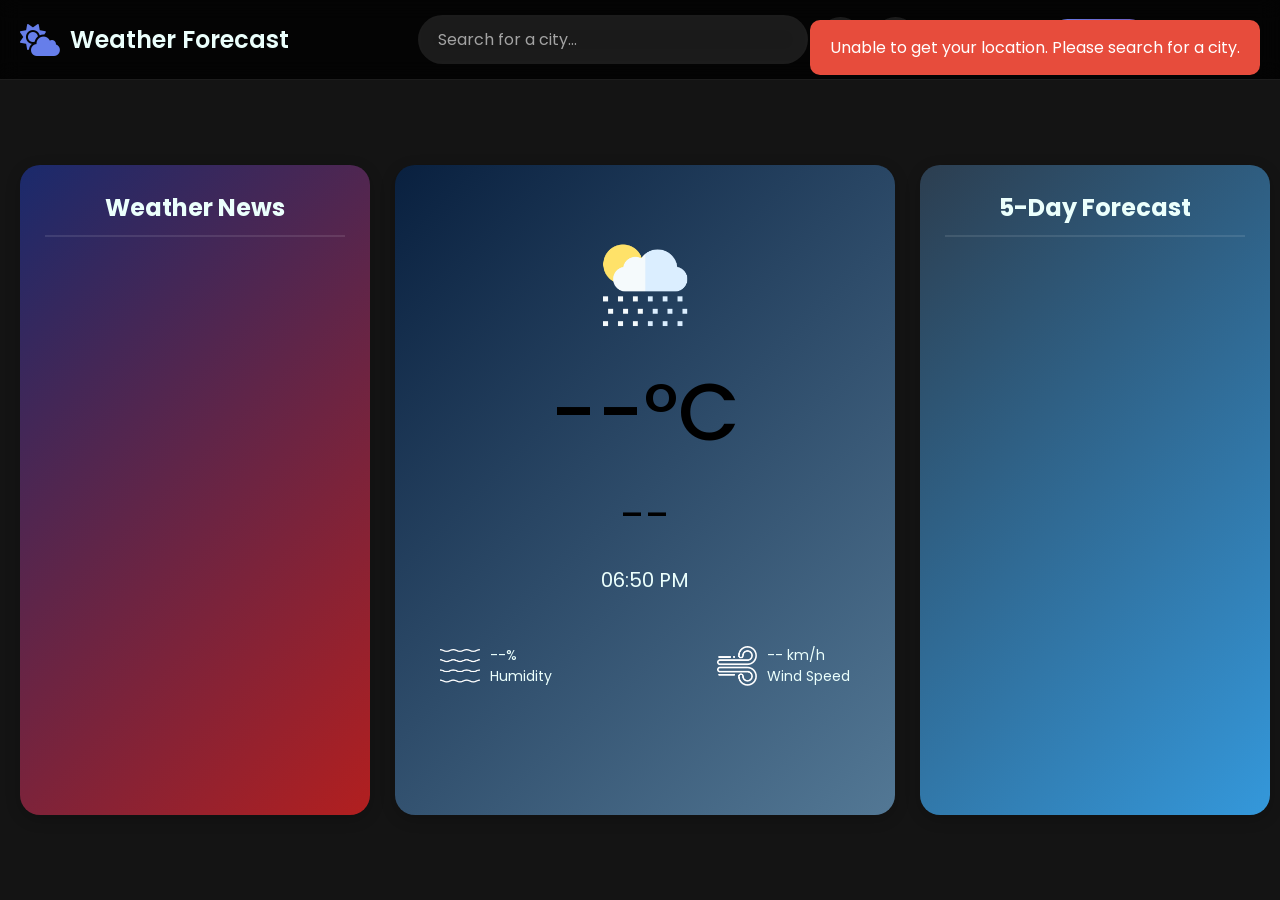
<file: weather application/index.html>
<!DOCTYPE html>
<html lang="en">
<head>
    <meta charset="UTF-8">
    <meta name="viewport" content="width=device-width, initial-scale=1.0">
    <title>Weather App</title>
    <link rel="stylesheet" href="style.css">
    <link rel="stylesheet" href="https://cdnjs.cloudflare.com/ajax/libs/font-awesome/6.0.0/css/all.min.css">
</head>
<body>
    <!-- 3D Weather Animations Container -->
    <div class="weather-animations" id="weatherAnimations">
        <!-- Sunny Animation -->
        <div class="sunny-animation" id="sunnyAnimation"></div>
        
        <!-- Rainy Animation -->
        <div class="rainy-animation" id="rainyAnimation"></div>
        
        <!-- Cloudy Animation -->
        <div class="cloudy-animation" id="cloudyAnimation"></div>
        
        <!-- Snowy Animation -->
        <div class="snowy-animation" id="snowyAnimation"></div>
        
        <!-- Night Animation -->
        <div class="night-animation" id="nightAnimation"></div>
    </div>

    <header class="header">
        <div class="header-content">
            <div class="logo">
                <i class="fas fa-cloud-sun"></i>
                <h1>Weather Forecast</h1>
            </div>
            <div class="search-container">
                <input type="text" id="searchInput" placeholder="Search for a city...">
                <div id="cityPreview"></div>
                <button onclick="searchWeather()">
                    <i class="fas fa-search"></i>
                </button>
                <button class="location-btn" onclick="getCurrentLocation()">
                    <i class="fas fa-map-marker-alt"></i>
                </button>
            </div>
            <div class="header-actions">
                <div class="user-profile" id="userProfile" style="display: none;">
                    <div class="user-info">
                        <span id="userName">Guest</span>
                        <span id="userStatus">Guest User</span>
                    </div>
                    <div class="user-menu">
                        <button class="profile-btn" onclick="toggleUserMenu()">
                            <i class="fas fa-user-circle"></i>
                        </button>
                        <div class="dropdown-menu" id="userDropdown">
                            <div class="menu-item" onclick="showProfile()">
                                <i class="fas fa-user"></i>
                                Profile
                            </div>
                            <div class="menu-item" onclick="showSettings()">
                                <i class="fas fa-cog"></i>
                                Settings
                            </div>
                            <div class="menu-item" onclick="showFavorites()">
                                <i class="fas fa-heart"></i>
                                Favorites
                            </div>
                            <div class="menu-divider"></div>
                            <div class="menu-item" onclick="logout()">
                                <i class="fas fa-sign-out-alt"></i>
                                Logout
                            </div>
                        </div>
                    </div>
                </div>
                <button class="login-btn" id="loginBtn" onclick="showLoginPrompt()">
                    <i class="fas fa-sign-in-alt"></i>
                    Login
                </button>
                <button class="theme-toggle" onclick="toggleTheme()">
                    <i class="fas fa-moon"></i>
                </button>
                <button class="refresh-btn" onclick="refreshWeather()">
                    <i class="fas fa-sync-alt"></i>
                </button>
            </div>
        </div>
    </header>
    
    <!-- Login Prompt Modal -->
    <div class="modal-overlay" id="loginModal" style="display: none;">
        <div class="modal-content">
            <div class="modal-header">
                <h2>Welcome to Weather App!</h2>
                <button class="close-btn" onclick="closeLoginModal()">
                    <i class="fas fa-times"></i>
                </button>
            </div>
            <div class="modal-body">
                <p>Create an account to save your preferences, favorite cities, and get personalized weather alerts!</p>
                <div class="modal-actions">
                    <button class="modal-btn primary" onclick="goToLogin()">
                        <i class="fas fa-user-plus"></i>
                        Create Account
                    </button>
                    <button class="modal-btn secondary" onclick="goToLogin()">
                        <i class="fas fa-sign-in-alt"></i>
                        Sign In
                    </button>
                    <button class="modal-btn guest" onclick="continueAsGuest()">
                        <i class="fas fa-user-secret"></i>
                        Continue as Guest
                    </button>
                </div>
            </div>
        </div>
    </div>
    
    <div class="container">
        <div class="news-card">
            <h2>Weather News</h2>
            <div class="news-container" id="newsContainer">
                <!-- News items will be added here dynamically -->
            </div>
        </div>

        <div class="card">
            <div class="weather">
                <img src="images/rain.png" alt="weather icon" class="weather-icon" id="weatherIcon">
                <h1 class="temp" id="temperature">--°C</h1>
                <h2 class="city" id="cityName">--</h2>
                <p class="time" id="currentTime">--:--</p>
                <div class="details">
                    <div class="col">
                        <img src="images/humidity.png" alt="humidity">
                        <div>
                            <p class="humidity" id="humidity">--%</p>
                            <p>Humidity</p>
                        </div>
                    </div>
                    <div class="col">
                        <img src="images/wind.png" alt="wind">
                        <div>
                            <p class="wind" id="windSpeed">-- km/h</p>
                            <p>Wind Speed</p>
                        </div>
                    </div>
                </div>
            </div>
        </div>

        <div class="forecast-card">
            <h2>5-Day Forecast</h2>
            <div class="forecast-container" id="forecastContainer">
                <!-- Forecast items will be added here dynamically -->
            </div>
        </div>
    </div>
    
    <!-- Authentication Check Script -->
    <script src="auth.js"></script>
    <script src="script.js"></script>
</body>
</html>
</file>
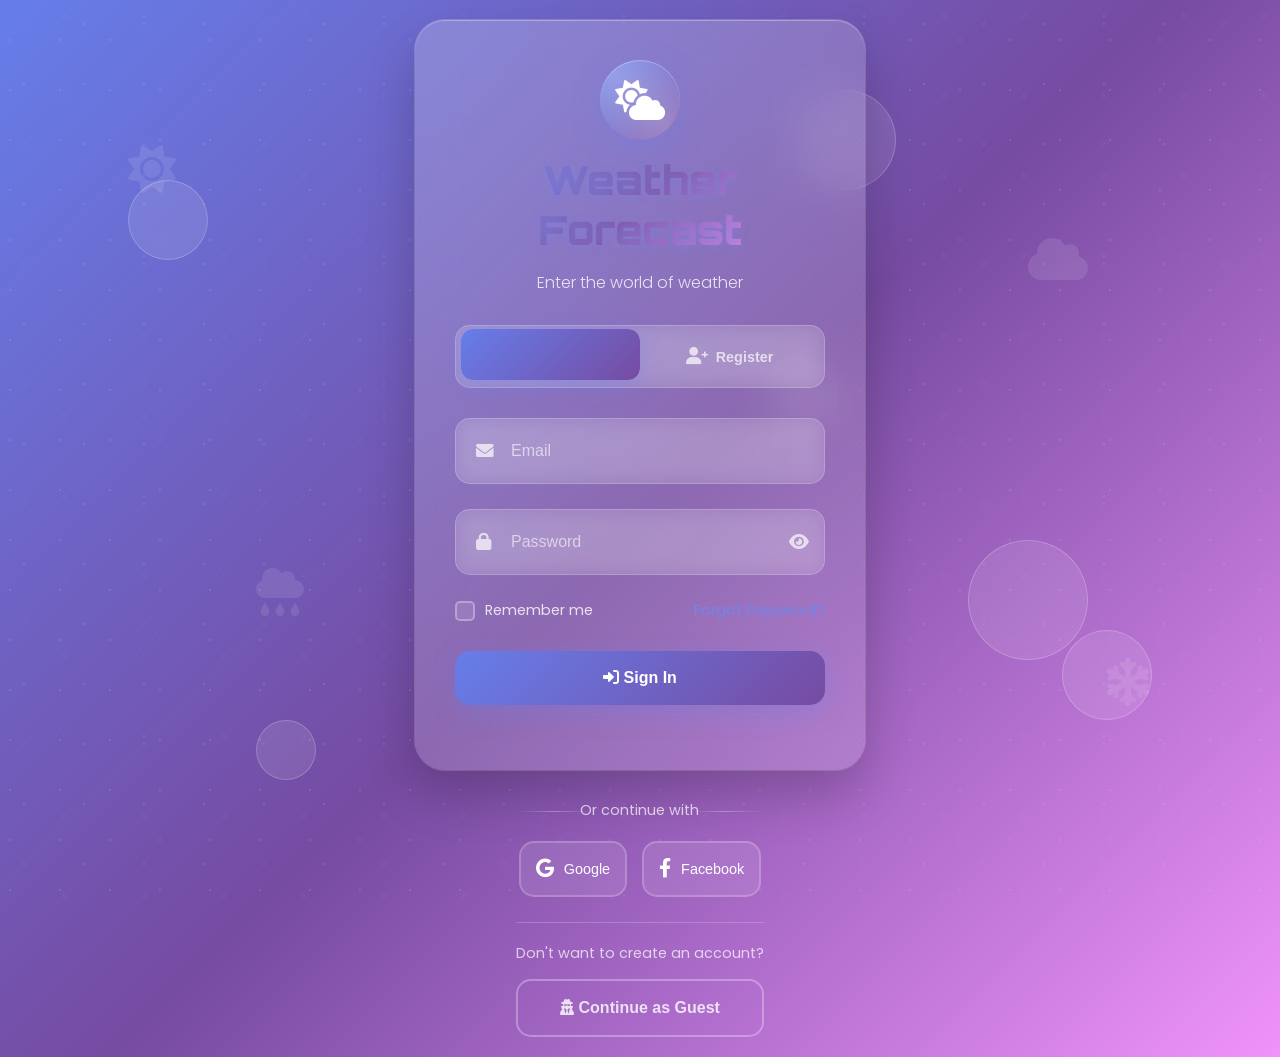
<file: weather application/login.html>
<!DOCTYPE html>
<html lang="en">
<head>
    <meta charset="UTF-8">
    <meta name="viewport" content="width=device-width, initial-scale=1.0">
    <title>Login - Weather App</title>
    <link rel="stylesheet" href="login.css">
    <link rel="stylesheet" href="https://cdnjs.cloudflare.com/ajax/libs/font-awesome/6.0.0/css/all.min.css">
</head>
<body>
    <!-- 3D Background Animation -->
    <div class="background-3d">
        <div class="floating-shapes">
            <div class="shape shape-1"></div>
            <div class="shape shape-2"></div>
            <div class="shape shape-3"></div>
            <div class="shape shape-4"></div>
            <div class="shape shape-5"></div>
            <div class="shape shape-6"></div>
        </div>
        <div class="particles"></div>
    </div>

    <!-- Main Login Container -->
    <div class="login-container-3d">
        <!-- 3D Card Container -->
        <div class="card-3d-wrapper">
            <div class="card-3d">
                <!-- Card Front -->
                <div class="card-front">
                    <div class="logo-section">
                        <div class="logo-3d">
                            <div class="logo-icon">
                                <i class="fas fa-cloud-sun"></i>
                            </div>
                            <h1 class="logo-title">Weather Forecast</h1>
                            <p class="logo-subtitle">Enter the world of weather</p>
                        </div>
                    </div>
                    
                    <div class="tabs-3d">
                        <button class="tab-3d active" onclick="switchTab3D('login')">
                            <span class="tab-icon"><i class="fas fa-sign-in-alt"></i></span>
                            <span class="tab-text">Sign In</span>
                        </button>
                        <button class="tab-3d" onclick="switchTab3D('register')">
                            <span class="tab-icon"><i class="fas fa-user-plus"></i></span>
                            <span class="tab-text">Register</span>
                        </button>
                    </div>
                    
                    <!-- Login Form -->
                    <form id="loginForm3D" class="form-3d">
                        <div class="input-group-3d">
                            <div class="input-wrapper">
                                <i class="fas fa-envelope input-icon"></i>
                                <input type="email" id="loginEmail3D" placeholder="Email" required>
                                <div class="input-line"></div>
                            </div>
                        </div>
                        <div class="input-group-3d">
                            <div class="input-wrapper">
                                <i class="fas fa-lock input-icon"></i>
                                <input type="password" id="loginPassword3D" placeholder="Password" required>
                                <div class="input-line"></div>
                                <button type="button" class="toggle-password-3d" onclick="togglePassword3D('loginPassword3D')">
                                    <i class="fas fa-eye"></i>
                                </button>
                            </div>
                        </div>
                        <div class="form-options-3d">
                            <label class="checkbox-3d">
                                <input type="checkbox" id="rememberMe3D">
                                <span class="checkmark-3d"></span>
                                Remember me
                            </label>
                            <a href="#" class="forgot-link-3d">Forgot Password?</a>
                        </div>
                        <button type="submit" class="btn-3d primary">
                            <span class="btn-content">
                                <i class="fas fa-sign-in-alt"></i>
                                Sign In
                            </span>
                            <div class="btn-glow"></div>
                        </button>
                    </form>
                    
                    <!-- Register Form -->
                    <form id="registerForm3D" class="form-3d" style="display: none;">
                        <div class="input-group-3d">
                            <div class="input-wrapper">
                                <i class="fas fa-user input-icon"></i>
                                <input type="text" id="registerName3D" placeholder="Full Name" required>
                                <div class="input-line"></div>
                            </div>
                        </div>
                        <div class="input-group-3d">
                            <div class="input-wrapper">
                                <i class="fas fa-envelope input-icon"></i>
                                <input type="email" id="registerEmail3D" placeholder="Email" required>
                                <div class="input-line"></div>
                            </div>
                        </div>
                        <div class="input-group-3d">
                            <div class="input-wrapper">
                                <i class="fas fa-lock input-icon"></i>
                                <input type="password" id="registerPassword3D" placeholder="Password" required>
                                <div class="input-line"></div>
                                <button type="button" class="toggle-password-3d" onclick="togglePassword3D('registerPassword3D')">
                                    <i class="fas fa-eye"></i>
                                </button>
                            </div>
                        </div>
                        <div class="input-group-3d">
                            <div class="input-wrapper">
                                <i class="fas fa-lock input-icon"></i>
                                <input type="password" id="confirmPassword3D" placeholder="Confirm Password" required>
                                <div class="input-line"></div>
                                <button type="button" class="toggle-password-3d" onclick="togglePassword3D('confirmPassword3D')">
                                    <i class="fas fa-eye"></i>
                                </button>
                            </div>
                        </div>
                        <div class="form-options-3d">
                            <label class="checkbox-3d">
                                <input type="checkbox" id="agreeTerms3D" required>
                                <span class="checkmark-3d"></span>
                                I agree to the <a href="#" class="terms-link-3d">Terms & Conditions</a>
                            </label>
                        </div>
                        <button type="submit" class="btn-3d primary">
                            <span class="btn-content">
                                <i class="fas fa-user-plus"></i>
                                Create Account
                            </span>
                            <div class="btn-glow"></div>
                        </button>
                    </form>
                </div>
            </div>
        </div>
        
        <!-- Social Login Section -->
        <div class="social-section-3d">
            <div class="divider-3d">
                <span>Or continue with</span>
            </div>
            <div class="social-buttons-3d">
                <button class="social-btn-3d google">
                    <div class="social-icon">
                        <i class="fab fa-google"></i>
                    </div>
                    <span>Google</span>
                </button>
                <button class="social-btn-3d facebook">
                    <div class="social-icon">
                        <i class="fab fa-facebook-f"></i>
                    </div>
                    <span>Facebook</span>
                </button>
            </div>
        </div>
        
        <!-- Guest Login -->
        <div class="guest-section-3d">
            <p>Don't want to create an account?</p>
            <button class="btn-3d guest" onclick="continueAsGuest3D()">
                <span class="btn-content">
                    <i class="fas fa-user-secret"></i>
                    Continue as Guest
                </span>
            </button>
        </div>
    </div>
    
    <!-- 3D Weather Icons Animation -->
    <div class="weather-icons-3d">
        <div class="weather-icon-3d sun">
            <i class="fas fa-sun"></i>
        </div>
        <div class="weather-icon-3d cloud">
            <i class="fas fa-cloud"></i>
        </div>
        <div class="weather-icon-3d rain">
            <i class="fas fa-cloud-rain"></i>
        </div>
        <div class="weather-icon-3d snow">
            <i class="fas fa-snowflake"></i>
        </div>
    </div>
    
    <script src="login.js"></script>
</body>
</html>
</file>
<file: weather application/style.css>
@import url('https://fonts.googleapis.com/css2?family=Poppins:ital,wght@0,100;0,200;0,300;0,400;0,500;0,600;0,700;0,800;0,900;1,100;1,200;1,300;1,400;1,500;1,600;1,700;1,800;1,900&display=swap');
*{
    margin: 0;
    padding: 0;
    font-family: "Poppins", sans-serif;
    box-sizing: border-box;
}
body{
    background-color: #222;
    min-height: 100vh;
    display: flex;
    align-items: center;
    justify-content: center;
    background-size: cover;
    background-position: center;
    background-repeat: no-repeat;
    transition: background-image 0.5s ease-in-out;
    padding-top: 80px;
    position: relative;
    overflow-x: hidden;
}
.container {
    display: grid;
    grid-template-columns: 350px 500px 350px;
    gap: 25px;
    width: 100%;
    max-width: 1300px;
    margin: 0 auto;
    align-items: start;
    padding: 20px;
    position: relative;
    z-index: 10;
}
.news-card, .card, .forecast-card {
    width: 100%;
    border-radius: 20px;
    padding: 25px;
    text-align: left;
    height: 650px;
    box-shadow: 0 4px 15px rgba(0, 0, 0, 0.2);
    display: flex;
    flex-direction: column;
    background: rgba(0, 0, 0, 0.6);
    backdrop-filter: blur(10px);
}
.news-card {
    background: linear-gradient(135deg, #1a2a6c, #b21f1f);
    order: 1;
}
.card {
    background: linear-gradient(135deg, #09203F, #537895);
    order: 2;
    text-align: center;
    padding: 30px 25px;
}
.forecast-card {
    background: linear-gradient(135deg, #2C3E50, #3498DB);
    order: 3;
}
.forecast-card h2, .news-card h2 {
    text-align: center;
    margin-bottom: 20px;
    font-size: 24px;
    color: #ebfffc;
    padding-bottom: 10px;
    border-bottom: 2px solid rgba(255, 255, 255, 0.1);
}
.forecast-container {
    display: flex;
    flex-direction: column;
    gap: 15px;
    margin-bottom: 20px;
}
.forecast-item {
    background: rgba(255, 255, 255, 0.1);
    padding: 15px;
    border-radius: 10px;
    display: flex;
    align-items: center;
    justify-content: space-between;
    transition: all 0.3s ease;
}
.forecast-item:hover {
    transform: translateX(-5px);
    background: rgba(255, 255, 255, 0.15);
}
.forecast-day {
    font-size: 16px;
    font-weight: 500;
    color: #ebfffc;
}
.forecast-temp {
    font-size: 18px;
    font-weight: 600;
    color: #ebfffc;
}
.forecast-icon {
    width: 40px;
    height: 40px;
}
.more-btn {
    width: 100%;
    padding: 12px;
    background: rgba(255, 255, 255, 0.1);
    border: none;
    border-radius: 10px;
    color: #ebfffc;
    font-size: 16px;
    cursor: pointer;
    transition: all 0.3s ease;
    margin-top: 10px;
}
.more-btn:hover {
    background: rgba(255, 255, 255, 0.2);
    transform: translateY(-2px);
}
.news-container {
    max-height: 600px;
    overflow-y: auto;
    padding-right: 10px;
}
.news-item {
    background: rgba(255, 255, 255, 0.1);
    padding: 15px;
    margin-bottom: 15px;
    border-radius: 10px;
    transition: all 0.3s ease;
    border-left: 3px solid transparent;
}
.news-item:hover {
    transform: translateX(5px);
    border-left: 3px solid #ebfffc;
    background: rgba(255, 255, 255, 0.15);
}
.news-item h3 {
    font-size: 18px;
    margin-bottom: 10px;
    color: #ebfffc;
}
.news-item p {
    font-size: 14px;
    color: #ddd;
    line-height: 1.5;
}
.news-item .time {
    font-size: 12px;
    color: #aaa;
    margin-top: 5px;
    font-style: italic;
}
.search{
    width: 100%;
    display: flex;
    align-items: center;
    justify-content: space-between;
    margin-bottom: 20px;
}
.search input{
    border: 0;
    outline: 0;
    background: #ebfffc;
    color: #555;
    padding: 10px 25px;
    height: 50px;
    border-radius: 30px;
    flex: 1;
    margin-right: 16px;
    font-size:16px;
    box-shadow: 0 2px 5px rgba(0, 0, 0, 0.1);
}
.search button{
    border: 0;
    outline: 0;
    background: #ebfffc;
    border-radius: 50%;
    width: 50px;
    height: 50px;
    cursor: pointer;
    transition: transform 0.3s ease;
    box-shadow: 0 2px 5px rgba(0, 0, 0, 0.1);
}
.search button:hover {
    transform: scale(1.05);
}
.search button img{
    width: 16px; 
}
.weather-icon{
    width: 120px;
    margin-top: 30px;   
}
.weather h1{
    font-size: 80px;
    font-weight: 500;
}
.weather h2{
    font-size: 45px;
    font-weight: 400;
    margin-top: 10px;
}
.time {
    font-size: 20px;
    margin-top: 15px;
    color: #ebfffc;
}
.details{
    display: flex;
    align-items: center;
    justify-content: space-between;
    padding: 0 20px;
    margin-top: 50px;
}
.col{
    display: flex;
    align-items: center;
    text-align: left;
}
.col img{
    width: 40px;
    margin-right: 10px;
}
.col p {
    margin: 0;
    font-size: 14px;
    color: #ebfffc;
}

/* Scrollbar styling */
.news-container::-webkit-scrollbar,
.forecast-container::-webkit-scrollbar {
    width: 8px;
}
.news-container::-webkit-scrollbar-track,
.forecast-container::-webkit-scrollbar-track {
    background: rgba(0, 0, 0, 0.1);
    border-radius: 4px;
}
.news-container::-webkit-scrollbar-thumb,
.forecast-container::-webkit-scrollbar-thumb {
    background: rgba(52, 152, 219, 0.5);
    border-radius: 4px;
}
.news-container::-webkit-scrollbar-thumb:hover,
.forecast-container::-webkit-scrollbar-thumb:hover {
    background: rgba(52, 152, 219, 0.7);
}

/* Error and loading states */
.no-forecast,
.forecast-error {
    text-align: center;
    color: #ebfffc;
    font-style: italic;
    padding: 20px;
}

.no-forecast {
    animation: pulse 2s ease-in-out infinite;
}

@keyframes pulse {
    0%, 100% { opacity: 0.7; }
    50% { opacity: 1; }
}

.loading {
    opacity: 0.7;
    pointer-events: none;
}

/* Improved responsive design */
@media (max-width: 1200px) {
    .container {
        grid-template-columns: 300px 450px 300px;
        gap: 20px;
    }
    
    .news-card {
        order: 3;
    }
    
    .card {
        order: 1;
    }
    
    .forecast-card {
        order: 2;
    }
}

@media (max-width: 768px) {
    .container {
        grid-template-columns: 1fr;
        gap: 15px;
        padding: 15px;
    }
    
    .card, .news-card, .forecast-card {
        height: auto;
        min-height: 400px;
    }
    
    .forecast-card {
        order: 3;
    }
    
    .header-content {
        flex-direction: column;
        gap: 15px;
    }
    
    .search-container {
        max-width: 100%;
    }
    
    .logo h1 {
        font-size: 1.2rem;
    }
    
    .search-container input {
        font-size: 14px;
    }
    
    #cityPreview {
        max-height: 200px;
    }
    
    .suggestion-item {
        padding: 8px 12px;
        font-size: 13px;
    }
    
    .user-profile {
        gap: 10px;
    }
    
    .user-info {
        display: none;
    }
    
    .dropdown-menu {
        right: -50px;
        min-width: 180px;
    }
    
    .modal-content {
        width: 95%;
        margin: 20px;
    }
    
    .modal-header {
        padding: 20px;
    }
    
    .modal-body {
        padding: 20px;
    }
    
    .modal-actions {
        gap: 10px;
    }
    
    .modal-btn {
        padding: 12px 20px;
        font-size: 0.9rem;
    }
}

/* Dark theme improvements */
body.dark-theme {
    background-color: #1a1a2e;
}

body.dark-theme .header {
    background: rgba(0, 0, 0, 0.9);
}

body.dark-theme .news-card,
body.dark-theme .card,
body.dark-theme .forecast-card {
    background: rgba(0, 0, 0, 0.8);
}

body.dark-theme .search-container input {
    background: rgba(255, 255, 255, 0.1);
    color: #ebfffc;
}

body.dark-theme .search-container input::placeholder {
    color: rgba(255, 255, 255, 0.6);
}

body.dark-theme .search-container button,
body.dark-theme .location-btn {
    background: rgba(255, 255, 255, 0.1);
    color: #ebfffc;
}

body.dark-theme .news-item,
body.dark-theme .forecast-item {
    background: rgba(255, 255, 255, 0.1);
}

body.dark-theme .more-btn {
    background: rgba(255, 255, 255, 0.1);
}

body.dark-theme .user-info span:first-child {
    color: #ebfffc;
}

body.dark-theme .user-info span:last-child {
    color: rgba(255, 255, 255, 0.7);
}

body.dark-theme .dropdown-menu {
    background: rgba(0, 0, 0, 0.9);
    border: 1px solid rgba(255, 255, 255, 0.1);
}

body.dark-theme .menu-item {
    color: #fff;
    border-bottom: 1px solid rgba(255, 255, 255, 0.1);
}

body.dark-theme .menu-item:hover {
    background: rgba(52, 152, 219, 0.2);
}

body.dark-theme .menu-divider {
    background: rgba(255, 255, 255, 0.1);
}

body.dark-theme #cityPreview {
    background: rgba(0, 0, 0, 0.9);
    border: 1px solid rgba(255, 255, 255, 0.1);
}

body.dark-theme .suggestion-item {
    color: #fff;
    border-bottom: 1px solid rgba(255, 255, 255, 0.1);
}

body.dark-theme .suggestion-item:hover {
    background: rgba(52, 152, 219, 0.2);
}

body.dark-theme .suggestion-item.selected {
    background: rgba(52, 152, 219, 0.3);
    color: #74b9ff;
}

body.dark-theme .no-suggestions {
    color: #aaa;
}

body.dark-theme .modal-content {
    background: rgba(0, 0, 0, 0.9);
    color: white;
}

body.dark-theme .modal-body p {
    color: #ccc;
}

body.dark-theme .modal-btn.guest {
    color: #ccc;
    border-color: #444;
}

body.dark-theme .modal-btn.guest:hover {
    background: rgba(255, 255, 255, 0.1);
    border-color: #666;
}

/* Theme toggle icon */
.theme-toggle i {
    transition: transform 0.3s ease;
}

.theme-toggle:hover i {
    transform: rotate(180deg);
}

/* Weather-based background classes */
.sunny-bg {
    background-image: linear-gradient(135deg, #667eea 0%, #764ba2 100%);
}

.rainy-bg {
    background-image: linear-gradient(135deg, #2c3e50 0%, #3498db 100%);
}

.cloudy-bg {
    background-image: linear-gradient(135deg, #34495e 0%, #7f8c8d 100%);
}

.snow-bg {
    background-image: linear-gradient(135deg, #bdc3c7 0%, #ecf0f1 100%);
}

.night-bg {
    background-image: linear-gradient(135deg, #2c3e50 0%, #34495e 100%);
}

/* Add overlay to improve text readability */
body::before {
    content: '';
    position: fixed;
    top: 0;
    left: 0;
    width: 100%;
    height: 100%;
    background: rgba(0, 0, 0, 0.4);
    z-index: -1;
}

/* Adjust overlay opacity for dark theme */
body.dark-theme::before {
    background: rgba(0, 0, 0, 0.6);
}

/* Header Styles */
.header {
    position: fixed;
    top: 0;
    left: 0;
    right: 0;
    background: rgba(0, 0, 0, 0.8);
    backdrop-filter: blur(10px);
    border-bottom: 1px solid rgba(255, 255, 255, 0.1);
    z-index: 1000;
    padding: 15px 0;
}

.header-content {
    max-width: 1300px;
    margin: 0 auto;
    display: flex;
    align-items: center;
    justify-content: space-between;
    padding: 0 20px;
    gap: 20px;
}

.logo {
    display: flex;
    align-items: center;
    gap: 10px;
    color: #ebfffc;
}

.logo i {
    font-size: 2rem;
    color: #667eea;
}

.logo h1 {
    font-size: 1.5rem;
    font-weight: 600;
}

.search-container {
    flex: 1;
    max-width: 500px;
    position: relative;
    display: flex;
    align-items: center;
    gap: 10px;
}

.search-container input {
    flex: 1;
    padding: 12px 20px;
    border: none;
    border-radius: 25px;
    background: rgba(255, 255, 255, 0.1);
    color: #ebfffc;
    font-size: 16px;
    outline: none;
    transition: all 0.3s ease;
    backdrop-filter: blur(10px);
}

.search-container input::placeholder {
    color: rgba(255, 255, 255, 0.6);
}

.search-container input:focus {
    background: rgba(255, 255, 255, 0.15);
    box-shadow: 0 0 0 3px rgba(102, 126, 234, 0.3);
}

.search-container button,
.location-btn {
    padding: 12px;
    border: none;
    border-radius: 50%;
    background: rgba(255, 255, 255, 0.1);
    color: #ebfffc;
    cursor: pointer;
    transition: all 0.3s ease;
    backdrop-filter: blur(10px);
    width: 45px;
    height: 45px;
    display: flex;
    align-items: center;
    justify-content: center;
}

.search-container button:hover,
.location-btn:hover {
    background: rgba(255, 255, 255, 0.2);
    transform: translateY(-2px);
}

.header-actions {
    display: flex;
    align-items: center;
    gap: 15px;
}

.user-profile {
    display: flex;
    align-items: center;
    gap: 15px;
    position: relative;
}

.user-info {
    display: flex;
    flex-direction: column;
    align-items: flex-end;
    line-height: 1.2;
}

.user-info span:first-child {
    font-weight: 600;
    font-size: 0.9rem;
    color: #ebfffc;
}

.user-info span:last-child {
    font-size: 0.75rem;
    color: rgba(255, 255, 255, 0.7);
}

.user-menu {
    position: relative;
}

.profile-btn {
    background: none;
    border: none;
    font-size: 1.5rem;
    color: #667eea;
    cursor: pointer;
    padding: 5px;
    border-radius: 50%;
    transition: all 0.3s ease;
}

.profile-btn:hover {
    background: rgba(102, 126, 234, 0.1);
    transform: scale(1.1);
}

.dropdown-menu {
    display: none;
    position: absolute;
    top: 100%;
    right: 0;
    background: rgba(255, 255, 255, 0.95);
    backdrop-filter: blur(10px);
    border-radius: 10px;
    box-shadow: 0 4px 20px rgba(0, 0, 0, 0.15);
    min-width: 200px;
    z-index: 1000;
    border: 1px solid rgba(255, 255, 255, 0.2);
}

.dropdown-menu.show {
    display: block;
}

.menu-item {
    padding: 12px 16px;
    cursor: pointer;
    transition: all 0.2s ease;
    border-bottom: 1px solid rgba(0, 0, 0, 0.05);
    display: flex;
    align-items: center;
    gap: 10px;
    color: #333;
}

.menu-item:last-child {
    border-bottom: none;
}

.menu-item:hover {
    background: rgba(52, 152, 219, 0.1);
}

.menu-item i {
    width: 16px;
    text-align: center;
}

.menu-divider {
    height: 1px;
    background: rgba(0, 0, 0, 0.1);
    margin: 8px 0;
}

.login-btn {
    background: linear-gradient(135deg, #667eea 0%, #764ba2 100%);
    color: white;
    border: none;
    border-radius: 25px;
    padding: 10px 20px;
    font-size: 0.9rem;
    font-weight: 600;
    cursor: pointer;
    transition: all 0.3s ease;
    display: flex;
    align-items: center;
    gap: 8px;
}

.login-btn:hover {
    transform: translateY(-2px);
    box-shadow: 0 5px 15px rgba(102, 126, 234, 0.3);
}

.theme-toggle,
.refresh-btn {
    padding: 10px;
    border: none;
    border-radius: 50%;
    background: rgba(255, 255, 255, 0.1);
    color: #ebfffc;
    cursor: pointer;
    transition: all 0.3s ease;
    backdrop-filter: blur(10px);
    width: 40px;
    height: 40px;
    display: flex;
    align-items: center;
    justify-content: center;
}

.theme-toggle:hover,
.refresh-btn:hover {
    background: rgba(255, 255, 255, 0.2);
    transform: translateY(-2px);
}

/* Modal Styles */
.modal-overlay {
    position: fixed;
    top: 0;
    left: 0;
    right: 0;
    bottom: 0;
    background: rgba(0, 0, 0, 0.5);
    display: flex;
    align-items: center;
    justify-content: center;
    z-index: 1000;
    backdrop-filter: blur(5px);
}

.modal-content {
    background: white;
    border-radius: 20px;
    padding: 0;
    max-width: 500px;
    width: 90%;
    box-shadow: 0 20px 40px rgba(0, 0, 0, 0.2);
    animation: modalSlideIn 0.3s ease;
}

@keyframes modalSlideIn {
    from {
        opacity: 0;
        transform: translateY(-50px) scale(0.9);
    }
    to {
        opacity: 1;
        transform: translateY(0) scale(1);
    }
}

.modal-header {
    background: linear-gradient(135deg, #667eea 0%, #764ba2 100%);
    color: white;
    padding: 25px 30px;
    border-radius: 20px 20px 0 0;
    display: flex;
    justify-content: space-between;
    align-items: center;
}

.modal-header h2 {
    margin: 0;
    font-size: 1.5rem;
    font-weight: 600;
}

.close-btn {
    background: none;
    border: none;
    color: white;
    font-size: 1.2rem;
    cursor: pointer;
    padding: 5px;
    border-radius: 50%;
    transition: background-color 0.3s ease;
}

.close-btn:hover {
    background: rgba(255, 255, 255, 0.2);
}

.modal-body {
    padding: 30px;
    text-align: center;
}

.modal-body p {
    color: #666;
    margin-bottom: 25px;
    font-size: 1rem;
    line-height: 1.5;
}

.modal-actions {
    display: flex;
    flex-direction: column;
    gap: 15px;
}

.modal-btn {
    padding: 15px 25px;
    border: none;
    border-radius: 10px;
    font-size: 1rem;
    font-weight: 600;
    cursor: pointer;
    transition: all 0.3s ease;
    display: flex;
    align-items: center;
    justify-content: center;
    gap: 10px;
}

.modal-btn.primary {
    background: linear-gradient(135deg, #667eea 0%, #764ba2 100%);
    color: white;
}

.modal-btn.secondary {
    background: rgba(102, 126, 234, 0.1);
    color: #667eea;
    border: 2px solid #667eea;
}

.modal-btn.guest {
    background: transparent;
    color: #666;
    border: 2px solid #ddd;
}

.modal-btn:hover {
    transform: translateY(-2px);
    box-shadow: 0 5px 15px rgba(0, 0, 0, 0.1);
}

.modal-btn.primary:hover {
    box-shadow: 0 5px 15px rgba(102, 126, 234, 0.3);
}

.modal-btn.secondary:hover {
    background: #667eea;
    color: white;
}

.modal-btn.guest:hover {
    background: #f5f5f5;
    border-color: #999;
}

/* City Preview */
#cityPreview {
    position: absolute;
    top: 100%;
    left: 0;
    right: 0;
    background: rgba(255, 255, 255, 0.95);
    backdrop-filter: blur(10px);
    border-radius: 10px;
    box-shadow: 0 4px 20px rgba(0, 0, 0, 0.15);
    max-height: 300px;
    overflow-y: auto;
    z-index: 1000;
    margin-top: 5px;
    border: 1px solid rgba(255, 255, 255, 0.2);
    display: none;
}

.suggestion-item {
    padding: 10px 16px;
    cursor: pointer;
    transition: all 0.2s ease;
    border-bottom: 1px solid rgba(0, 0, 0, 0.05);
    font-size: 14px;
    color: #333;
    display: flex;
    align-items: center;
}

.suggestion-item:last-child {
    border-bottom: none;
}

.suggestion-item:hover {
    background: rgba(52, 152, 219, 0.1);
    transform: translateX(5px);
}

.suggestion-item.selected {
    background: rgba(52, 152, 219, 0.2);
    color: #2980b9;
    font-weight: 500;
}

.no-suggestions {
    padding: 16px;
    text-align: center;
    color: #666;
    font-style: italic;
}

/* Scrollbar Styling */
.news-container::-webkit-scrollbar,
#cityPreview::-webkit-scrollbar {
    width: 8px;
}

.news-container::-webkit-scrollbar-track,
#cityPreview::-webkit-scrollbar-track {
    background: rgba(0, 0, 0, 0.1);
    border-radius: 4px;
}

.news-container::-webkit-scrollbar-thumb,
#cityPreview::-webkit-scrollbar-thumb {
    background: rgba(52, 152, 219, 0.5);
    border-radius: 4px;
}

.news-container::-webkit-scrollbar-thumb:hover,
#cityPreview::-webkit-scrollbar-thumb:hover {
    background: rgba(52, 152, 219, 0.7);
}

/* Error and Loading States */
.no-forecast,
.forecast-error {
    text-align: center;
    color: #ebfffc;
    font-style: italic;
    padding: 20px;
}

.no-forecast {
    animation: pulse 2s ease-in-out infinite;
}

@keyframes pulse {
    0%, 100% { opacity: 0.7; }
    50% { opacity: 1; }
}

.loading {
    opacity: 0.7;
    pointer-events: none;
}

/* Background Themes */
.sunny-bg {
    background-image: linear-gradient(135deg, #667eea 0%, #764ba2 100%);
}

.rainy-bg {
    background-image: linear-gradient(135deg, #2c3e50 0%, #3498db 100%);
}

.cloudy-bg {
    background-image: linear-gradient(135deg, #34495e 0%, #7f8c8d 100%);
}

.snow-bg {
    background-image: linear-gradient(135deg, #bdc3c7 0%, #ecf0f1 100%);
}

.night-bg {
    background-image: linear-gradient(135deg, #2c3e50 0%, #34495e 100%);
}

/* Dark Theme */
body.dark-theme {
    background-color: #1a1a2e;
}

body.dark-theme .header {
    background: rgba(0, 0, 0, 0.9);
}

body.dark-theme .news-card,
body.dark-theme .card,
body.dark-theme .forecast-card {
    background: rgba(0, 0, 0, 0.8);
}

body.dark-theme .search-container input {
    background: rgba(255, 255, 255, 0.1);
    color: #ebfffc;
}

body.dark-theme .search-container input::placeholder {
    color: rgba(255, 255, 255, 0.6);
}

body.dark-theme .search-container button,
body.dark-theme .location-btn {
    background: rgba(255, 255, 255, 0.1);
    color: #ebfffc;
}

body.dark-theme .news-item,
body.dark-theme .forecast-item {
    background: rgba(255, 255, 255, 0.1);
}

body.dark-theme .more-btn {
    background: rgba(255, 255, 255, 0.1);
}

body.dark-theme .user-info span:first-child {
    color: #ebfffc;
}

body.dark-theme .user-info span:last-child {
    color: rgba(255, 255, 255, 0.7);
}

body.dark-theme .dropdown-menu {
    background: rgba(0, 0, 0, 0.9);
    border: 1px solid rgba(255, 255, 255, 0.1);
}

body.dark-theme .menu-item {
    color: #fff;
    border-bottom: 1px solid rgba(255, 255, 255, 0.1);
}

body.dark-theme .menu-item:hover {
    background: rgba(52, 152, 219, 0.2);
}

body.dark-theme .menu-divider {
    background: rgba(255, 255, 255, 0.1);
}

body.dark-theme #cityPreview {
    background: rgba(0, 0, 0, 0.9);
    border: 1px solid rgba(255, 255, 255, 0.1);
}

body.dark-theme .suggestion-item {
    color: #fff;
    border-bottom: 1px solid rgba(255, 255, 255, 0.1);
}

body.dark-theme .suggestion-item:hover {
    background: rgba(52, 152, 219, 0.2);
}

body.dark-theme .suggestion-item.selected {
    background: rgba(52, 152, 219, 0.3);
    color: #74b9ff;
}

body.dark-theme .no-suggestions {
    color: #aaa;
}

body.dark-theme .modal-content {
    background: rgba(0, 0, 0, 0.9);
    color: white;
}

body.dark-theme .modal-body p {
    color: #ccc;
}

body.dark-theme .modal-btn.guest {
    color: #ccc;
    border-color: #444;
}

body.dark-theme .modal-btn.guest:hover {
    background: rgba(255, 255, 255, 0.1);
    border-color: #666;
}

/* Responsive Design */
@media (max-width: 1200px) {
    .container {
        grid-template-columns: 300px 450px 300px;
        gap: 20px;
    }
    
    .news-card {
        order: 3;
    }
    
    .card {
        order: 1;
    }
    
    .forecast-card {
        order: 2;
    }
}

@media (max-width: 768px) {
    .container {
        grid-template-columns: 1fr;
        gap: 15px;
        padding: 15px;
    }
    
    .card, .news-card, .forecast-card {
        height: auto;
        min-height: 400px;
    }
    
    .forecast-card {
        order: 3;
    }
    
    .header-content {
        flex-direction: column;
        gap: 15px;
    }
    
    .search-container {
        max-width: 100%;
    }
    
    .logo h1 {
        font-size: 1.2rem;
    }
    
    .search-container input {
        font-size: 14px;
    }
    
    #cityPreview {
        max-height: 200px;
    }
    
    .suggestion-item {
        padding: 8px 12px;
        font-size: 13px;
    }
    
    .user-profile {
        gap: 10px;
    }
    
    .user-info {
        display: none;
    }
    
    .dropdown-menu {
        right: -50px;
        min-width: 180px;
    }
    
    .modal-content {
        width: 95%;
        margin: 20px;
    }
    
    .modal-header {
        padding: 20px;
    }
    
    .modal-body {
        padding: 20px;
    }
    
    .modal-actions {
        gap: 10px;
    }
    
    .modal-btn {
        padding: 12px 20px;
        font-size: 0.9rem;
    }
}

/* 3D Weather Animation Container */
.weather-animations {
    position: fixed;
    top: 0;
    left: 0;
    width: 100%;
    height: 100%;
    pointer-events: none;
    z-index: 1;
    overflow: hidden;
}

/* Sunny Weather Animation */
.sunny-animation {
    position: absolute;
    top: 50px;
    right: 50px;
    width: 100px;
    height: 100px;
    background: radial-gradient(circle, #ffd700, #ff8c00);
    border-radius: 50%;
    box-shadow: 0 0 50px #ffd700, 0 0 100px #ff8c00;
    animation: sunRotate 20s linear infinite;
    opacity: 0;
    transform: scale(0);
    transition: all 0.5s ease;
}

.sunny-animation.show {
    opacity: 1;
    transform: scale(1);
}

@keyframes sunRotate {
    0% { transform: rotate(0deg) scale(1); }
    50% { transform: rotate(180deg) scale(1.1); }
    100% { transform: rotate(360deg) scale(1); }
}

/* Rainy Weather Animation */
.rainy-animation {
    position: absolute;
    width: 100%;
    height: 100%;
    opacity: 0;
    transition: opacity 0.5s ease;
}

.rainy-animation.show {
    opacity: 1;
}

.raindrop {
    position: absolute;
    width: 2px;
    height: 20px;
    background: linear-gradient(to bottom, transparent, #87ceeb);
    border-radius: 0 0 2px 2px;
    animation: rainFall linear infinite;
}

@keyframes rainFall {
    0% {
        transform: translateY(-100px);
        opacity: 0;
    }
    10% {
        opacity: 1;
    }
    90% {
        opacity: 1;
    }
    100% {
        transform: translateY(100vh);
        opacity: 0;
    }
}

/* Cloudy Weather Animation */
.cloudy-animation {
    position: absolute;
    width: 100%;
    height: 100%;
    opacity: 0;
    transition: opacity 0.5s ease;
    perspective: 1000px;
}

.cloudy-animation.show {
    opacity: 1;
}

.cloud {
    position: absolute;
    background: linear-gradient(135deg, rgba(255, 255, 255, 0.9), rgba(200, 200, 200, 0.7));
    border-radius: 50px;
    animation: cloudFloat linear infinite;
    box-shadow: 
        0 0 20px rgba(255, 255, 255, 0.3),
        inset 0 0 20px rgba(255, 255, 255, 0.2);
    backdrop-filter: blur(5px);
    transform-style: preserve-3d;
}

.cloud:before,
.cloud:after {
    content: '';
    position: absolute;
    background: linear-gradient(135deg, rgba(255, 255, 255, 0.9), rgba(200, 200, 200, 0.7));
    border-radius: 50%;
    box-shadow: 0 0 15px rgba(255, 255, 255, 0.3);
}

.cloud:before {
    width: 60px;
    height: 60px;
    top: -30px;
    left: 15px;
    animation: cloudPulse 4s ease-in-out infinite;
}

.cloud:after {
    width: 40px;
    height: 40px;
    top: -15px;
    right: 25px;
    animation: cloudPulse 4s ease-in-out infinite 1s;
}

.cloud-formation {
    position: absolute;
    width: 100%;
    height: 100%;
    animation: formationFloat 25s linear infinite;
}

.cloud-layer {
    position: absolute;
    width: 100%;
    height: 100%;
}

.cloud-layer:nth-child(1) {
    animation: layer1Float 20s linear infinite;
}

.cloud-layer:nth-child(2) {
    animation: layer2Float 30s linear infinite;
}

.cloud-layer:nth-child(3) {
    animation: layer3Float 25s linear infinite;
}

@keyframes cloudFloat {
    0% {
        transform: translateX(-150px) translateZ(0px) rotateY(0deg);
        opacity: 0;
    }
    10% {
        opacity: 1;
        transform: translateX(-100px) translateZ(20px) rotateY(5deg);
    }
    50% {
        transform: translateX(50vw) translateZ(50px) rotateY(0deg);
    }
    90% {
        opacity: 1;
        transform: translateX(calc(100vw - 50px)) translateZ(20px) rotateY(-5deg);
    }
    100% {
        transform: translateX(calc(100vw + 100px)) translateZ(0px) rotateY(0deg);
        opacity: 0;
    }
}

@keyframes cloudPulse {
    0%, 100% {
        transform: scale(1) rotate(0deg);
        opacity: 0.8;
    }
    50% {
        transform: scale(1.1) rotate(180deg);
        opacity: 1;
    }
}

@keyframes formationFloat {
    0% {
        transform: translateY(0px) rotateX(0deg);
    }
    50% {
        transform: translateY(-20px) rotateX(5deg);
    }
    100% {
        transform: translateY(0px) rotateX(0deg);
    }
}

@keyframes layer1Float {
    0% {
        transform: translateX(-100px) translateY(20px) rotateZ(0deg);
        opacity: 0;
    }
    10% {
        opacity: 0.8;
    }
    90% {
        opacity: 0.8;
    }
    100% {
        transform: translateX(calc(100vw + 100px)) translateY(20px) rotateZ(5deg);
        opacity: 0;
    }
}

@keyframes layer2Float {
    0% {
        transform: translateX(-100px) translateY(60px) rotateZ(0deg);
        opacity: 0;
    }
    15% {
        opacity: 0.6;
    }
    85% {
        opacity: 0.6;
    }
    100% {
        transform: translateX(calc(100vw + 100px)) translateY(60px) rotateZ(-3deg);
        opacity: 0;
    }
}

@keyframes layer3Float {
    0% {
        transform: translateX(-100px) translateY(100px) rotateZ(0deg);
        opacity: 0;
    }
    20% {
        opacity: 0.4;
    }
    80% {
        opacity: 0.4;
    }
    100% {
        transform: translateX(calc(100vw + 100px)) translateY(100px) rotateZ(2deg);
        opacity: 0;
    }
}

/* Cloud formations with different styles */
.cloud-formation-1 {
    animation-delay: 0s;
}

.cloud-formation-2 {
    animation-delay: -10s;
}

.cloud-formation-3 {
    animation-delay: -20s;
}

/* Special cloud effects */
.cloud-special {
    background: linear-gradient(135deg, rgba(255, 255, 255, 0.95), rgba(180, 180, 180, 0.8));
    box-shadow: 
        0 0 30px rgba(255, 255, 255, 0.4),
        inset 0 0 30px rgba(255, 255, 255, 0.3),
        0 5px 15px rgba(0, 0, 0, 0.1);
    animation: specialCloudFloat 35s linear infinite;
}

@keyframes specialCloudFloat {
    0% {
        transform: translateX(-200px) translateY(0px) scale(0.8);
        opacity: 0;
    }
    10% {
        opacity: 1;
        transform: translateX(-150px) translateY(-10px) scale(1);
    }
    50% {
        transform: translateX(50vw) translateY(-20px) scale(1.2);
    }
    90% {
        opacity: 1;
        transform: translateX(calc(100vw - 50px)) translateY(-10px) scale(1);
    }
    100% {
        transform: translateX(calc(100vw + 200px)) translateY(0px) scale(0.8);
        opacity: 0;
    }
}

/* Snowy Weather Animation */
.snowy-animation {
    position: absolute;
    width: 100%;
    height: 100%;
    opacity: 0;
    transition: opacity 0.5s ease;
}

.snowy-animation.show {
    opacity: 1;
}

.snowflake {
    position: absolute;
    color: white;
    font-size: 20px;
    animation: snowFall linear infinite;
    text-shadow: 0 0 5px rgba(255, 255, 255, 0.8);
}

@keyframes snowFall {
    0% {
        transform: translateY(-100px) rotate(0deg);
        opacity: 0;
    }
    10% {
        opacity: 1;
    }
    90% {
        opacity: 1;
    }
    100% {
        transform: translateY(100vh) rotate(360deg);
        opacity: 0;
    }
}

/* Clear Night Animation */
.night-animation {
    position: absolute;
    width: 100%;
    height: 100%;
    opacity: 0;
    transition: opacity 0.5s ease;
}

.night-animation.show {
    opacity: 1;
}

.star {
    position: absolute;
    width: 2px;
    height: 2px;
    background: white;
    border-radius: 50%;
    animation: starTwinkle 3s ease-in-out infinite;
    box-shadow: 0 0 5px white;
}

@keyframes starTwinkle {
    0%, 100% {
        opacity: 0.3;
        transform: scale(1);
    }
    50% {
        opacity: 1;
        transform: scale(1.5);
    }
}

/* Floating Weather Elements */
.floating-element {
    position: absolute;
    border-radius: 50%;
    background: rgba(255, 255, 255, 0.1);
    backdrop-filter: blur(5px);
    animation: float 6s ease-in-out infinite;
}

@keyframes float {
    0%, 100% {
        transform: translateY(0px) rotate(0deg);
    }
    50% {
        transform: translateY(-20px) rotate(180deg);
    }
}
</file>
<file: weather application/login.css>
/* 3D Login Page Styles */

/* Import Google Fonts */
@import url('https://fonts.googleapis.com/css2?family=Orbitron:wght@400;700;900&family=Poppins:wght@300;400;500;600;700&display=swap');

/* Reset and Base Styles */
* {
    margin: 0;
    padding: 0;
    box-sizing: border-box;
}

body {
    font-family: 'Poppins', sans-serif;
    background: linear-gradient(135deg, #667eea 0%, #764ba2 50%, #f093fb 100%);
    min-height: 100vh;
    overflow-x: hidden;
    position: relative;
}

/* 3D Background Animation */
.background-3d {
    position: fixed;
    top: 0;
    left: 0;
    width: 100%;
    height: 100%;
    z-index: -1;
    overflow: hidden;
}

.floating-shapes {
    position: absolute;
    width: 100%;
    height: 100%;
}

.shape {
    position: absolute;
    background: rgba(255, 255, 255, 0.1);
    border-radius: 50%;
    animation: float 6s ease-in-out infinite;
    backdrop-filter: blur(10px);
    border: 1px solid rgba(255, 255, 255, 0.2);
}

.shape-1 {
    width: 80px;
    height: 80px;
    top: 20%;
    left: 10%;
    animation-delay: 0s;
}

.shape-2 {
    width: 120px;
    height: 120px;
    top: 60%;
    right: 15%;
    animation-delay: 1s;
}

.shape-3 {
    width: 60px;
    height: 60px;
    top: 80%;
    left: 20%;
    animation-delay: 2s;
}

.shape-4 {
    width: 100px;
    height: 100px;
    top: 10%;
    right: 30%;
    animation-delay: 3s;
}

.shape-5 {
    width: 70px;
    height: 70px;
    top: 40%;
    left: 60%;
    animation-delay: 4s;
}

.shape-6 {
    width: 90px;
    height: 90px;
    bottom: 20%;
    right: 10%;
    animation-delay: 5s;
}

@keyframes float {
    0%, 100% {
        transform: translateY(0px) rotate(0deg);
        opacity: 0.7;
    }
    50% {
        transform: translateY(-20px) rotate(180deg);
        opacity: 1;
    }
}

.particles {
    position: absolute;
    width: 100%;
    height: 100%;
    background-image: 
        radial-gradient(circle at 20% 80%, rgba(255, 255, 255, 0.1) 1px, transparent 1px),
        radial-gradient(circle at 80% 20%, rgba(255, 255, 255, 0.1) 1px, transparent 1px),
        radial-gradient(circle at 40% 40%, rgba(255, 255, 255, 0.1) 1px, transparent 1px);
    background-size: 50px 50px, 80px 80px, 60px 60px;
    animation: particleMove 20s linear infinite;
}

@keyframes particleMove {
    0% {
        transform: translateX(0) translateY(0);
    }
    100% {
        transform: translateX(-50px) translateY(-50px);
    }
}

/* Main Login Container */
.login-container-3d {
    position: relative;
    min-height: 100vh;
    display: flex;
    flex-direction: column;
    align-items: center;
    justify-content: center;
    padding: 20px;
    z-index: 1;
}

/* 3D Card Container */
.card-3d-wrapper {
    perspective: 1000px;
    margin-bottom: 30px;
}

.card-3d {
    position: relative;
    width: 450px;
    max-width: 100%;
    transform-style: preserve-3d;
    animation: cardFloat 3s ease-in-out infinite;
}

@keyframes cardFloat {
    0%, 100% {
        transform: translateY(0px) rotateX(0deg);
    }
    50% {
        transform: translateY(-10px) rotateX(2deg);
    }
}

.card-front {
    background: rgba(255, 255, 255, 0.1);
    backdrop-filter: blur(20px);
    border-radius: 30px;
    padding: 40px;
    box-shadow: 
        0 25px 50px rgba(0, 0, 0, 0.2),
        0 0 0 1px rgba(255, 255, 255, 0.2),
        inset 0 1px 0 rgba(255, 255, 255, 0.3);
    transform: translateZ(0);
    position: relative;
    overflow: hidden;
}

.card-front::before {
    content: '';
    position: absolute;
    top: 0;
    left: 0;
    right: 0;
    bottom: 0;
    background: linear-gradient(135deg, rgba(255, 255, 255, 0.1) 0%, rgba(255, 255, 255, 0.05) 100%);
    border-radius: 30px;
    pointer-events: none;
}

/* Logo Section */
.logo-section {
    text-align: center;
    margin-bottom: 30px;
}

.logo-3d {
    display: flex;
    flex-direction: column;
    align-items: center;
    gap: 15px;
}

.logo-icon {
    width: 80px;
    height: 80px;
    background: linear-gradient(135deg, #667eea, #764ba2);
    border-radius: 50%;
    display: flex;
    align-items: center;
    justify-content: center;
    font-size: 2.5rem;
    color: white;
    box-shadow: 
        0 10px 30px rgba(102, 126, 234, 0.3),
        inset 0 1px 0 rgba(255, 255, 255, 0.3);
    animation: logoPulse 2s ease-in-out infinite;
    position: relative;
    overflow: hidden;
}

.logo-icon::before {
    content: '';
    position: absolute;
    top: -50%;
    left: -50%;
    width: 200%;
    height: 200%;
    background: linear-gradient(45deg, transparent, rgba(255, 255, 255, 0.3), transparent);
    animation: logoShine 3s linear infinite;
}

@keyframes logoPulse {
    0%, 100% {
        transform: scale(1);
    }
    50% {
        transform: scale(1.05);
    }
}

@keyframes logoShine {
    0% {
        transform: translateX(-100%) translateY(-100%) rotate(45deg);
    }
    100% {
        transform: translateX(100%) translateY(100%) rotate(45deg);
    }
}

.logo-title {
    font-family: 'Orbitron', monospace;
    font-size: 2.5rem;
    font-weight: 900;
    background: linear-gradient(135deg, #667eea, #764ba2, #f093fb);
    -webkit-background-clip: text;
    -webkit-text-fill-color: transparent;
    background-clip: text;
    margin: 0;
    text-shadow: 0 2px 10px rgba(102, 126, 234, 0.3);
}

.logo-subtitle {
    color: rgba(255, 255, 255, 0.8);
    font-size: 1rem;
    font-weight: 300;
    margin: 0;
}

/* 3D Tabs */
.tabs-3d {
    display: flex;
    background: rgba(255, 255, 255, 0.1);
    border-radius: 15px;
    padding: 5px;
    margin-bottom: 30px;
    backdrop-filter: blur(10px);
    border: 1px solid rgba(255, 255, 255, 0.2);
}

.tab-3d {
    flex: 1;
    padding: 15px 20px;
    border: none;
    background: transparent;
    border-radius: 12px;
    cursor: pointer;
    font-size: 0.9rem;
    font-weight: 600;
    color: rgba(255, 255, 255, 0.7);
    transition: all 0.3s cubic-bezier(0.4, 0, 0.2, 1);
    display: flex;
    align-items: center;
    justify-content: center;
    gap: 8px;
    position: relative;
    overflow: hidden;
}

.tab-3d::before {
    content: '';
    position: absolute;
    top: 0;
    left: 0;
    right: 0;
    bottom: 0;
    background: linear-gradient(135deg, #667eea, #764ba2);
    opacity: 0;
    transition: opacity 0.3s ease;
    border-radius: 12px;
}

.tab-3d.active {
    color: white;
    transform: translateY(-2px);
    box-shadow: 0 5px 20px rgba(102, 126, 234, 0.4);
}

.tab-3d.active::before {
    opacity: 1;
}

.tab-3d:hover:not(.active) {
    color: #667eea;
    transform: translateY(-1px);
}

.tab-icon {
    font-size: 1.1rem;
}

/* 3D Form Styles */
.form-3d {
    margin-bottom: 25px;
}

.input-group-3d {
    margin-bottom: 25px;
    position: relative;
}

.input-wrapper {
    position: relative;
    background: rgba(255, 255, 255, 0.1);
    border-radius: 15px;
    padding: 5px;
    backdrop-filter: blur(10px);
    border: 1px solid rgba(255, 255, 255, 0.2);
    transition: all 0.3s ease;
}

.input-wrapper:focus-within {
    background: rgba(255, 255, 255, 0.15);
    border-color: #667eea;
    box-shadow: 0 0 0 3px rgba(102, 126, 234, 0.2);
    transform: translateY(-2px);
}

.input-icon {
    position: absolute;
    left: 20px;
    top: 50%;
    transform: translateY(-50%);
    color: rgba(255, 255, 255, 0.7);
    font-size: 1.1rem;
    z-index: 2;
    transition: color 0.3s ease;
}

.input-wrapper:focus-within .input-icon {
    color: #667eea;
}

.input-wrapper input {
    width: 100%;
    padding: 18px 20px 18px 50px;
    border: none;
    background: transparent;
    color: white;
    font-size: 1rem;
    outline: none;
    border-radius: 12px;
}

.input-wrapper input::placeholder {
    color: rgba(255, 255, 255, 0.6);
}

.input-line {
    position: absolute;
    bottom: 0;
    left: 0;
    width: 0;
    height: 2px;
    background: linear-gradient(90deg, #667eea, #764ba2);
    transition: width 0.3s ease;
}

.input-wrapper:focus-within .input-line {
    width: 100%;
}

.toggle-password-3d {
    position: absolute;
    right: 15px;
    top: 50%;
    transform: translateY(-50%);
    background: none;
    border: none;
    color: rgba(255, 255, 255, 0.7);
    cursor: pointer;
    font-size: 1.1rem;
    transition: color 0.3s ease;
    z-index: 2;
}

.toggle-password-3d:hover {
    color: #667eea;
}

/* Form Options */
.form-options-3d {
    display: flex;
    justify-content: space-between;
    align-items: center;
    margin-bottom: 30px;
    font-size: 0.9rem;
}

.checkbox-3d {
    display: flex;
    align-items: center;
    cursor: pointer;
    color: rgba(255, 255, 255, 0.8);
    gap: 10px;
}

.checkbox-3d input[type="checkbox"] {
    display: none;
}

.checkmark-3d {
    width: 20px;
    height: 20px;
    border: 2px solid rgba(255, 255, 255, 0.3);
    border-radius: 5px;
    position: relative;
    transition: all 0.3s ease;
    background: rgba(255, 255, 255, 0.1);
}

.checkbox-3d input:checked + .checkmark-3d {
    background: linear-gradient(135deg, #667eea, #764ba2);
    border-color: #667eea;
    transform: scale(1.1);
}

.checkbox-3d input:checked + .checkmark-3d::after {
    content: '✓';
    position: absolute;
    top: 50%;
    left: 50%;
    transform: translate(-50%, -50%);
    color: white;
    font-size: 0.8rem;
    font-weight: bold;
}

.forgot-link-3d {
    color: #667eea;
    text-decoration: none;
    transition: color 0.3s ease;
}

.forgot-link-3d:hover {
    color: #5a6fd8;
}

.terms-link-3d {
    color: #667eea;
    text-decoration: none;
}

.terms-link-3d:hover {
    text-decoration: underline;
}

/* 3D Buttons */
.btn-3d {
    width: 100%;
    padding: 18px 25px;
    border: none;
    border-radius: 15px;
    font-size: 1rem;
    font-weight: 600;
    cursor: pointer;
    transition: all 0.3s cubic-bezier(0.4, 0, 0.2, 1);
    position: relative;
    overflow: hidden;
    display: flex;
    align-items: center;
    justify-content: center;
    gap: 10px;
    color: white;
}

.btn-3d.primary {
    background: linear-gradient(135deg, #667eea, #764ba2);
    box-shadow: 0 8px 25px rgba(102, 126, 234, 0.3);
}

.btn-3d.primary:hover {
    transform: translateY(-3px);
    box-shadow: 0 15px 35px rgba(102, 126, 234, 0.4);
}

.btn-3d.primary:active {
    transform: translateY(-1px);
}

.btn-3d.guest {
    background: transparent;
    border: 2px solid rgba(255, 255, 255, 0.3);
    color: rgba(255, 255, 255, 0.8);
}

.btn-3d.guest:hover {
    background: rgba(255, 255, 255, 0.1);
    border-color: rgba(255, 255, 255, 0.5);
    transform: translateY(-2px);
}

.btn-content {
    position: relative;
    z-index: 2;
}

.btn-glow {
    position: absolute;
    top: 0;
    left: -100%;
    width: 100%;
    height: 100%;
    background: linear-gradient(90deg, transparent, rgba(255, 255, 255, 0.3), transparent);
    transition: left 0.5s ease;
}

.btn-3d:hover .btn-glow {
    left: 100%;
}

/* Social Section */
.social-section-3d {
    margin-bottom: 25px;
}

.divider-3d {
    text-align: center;
    margin-bottom: 20px;
    position: relative;
    color: rgba(255, 255, 255, 0.7);
    font-size: 0.9rem;
}

.divider-3d::before,
.divider-3d::after {
    content: '';
    position: absolute;
    top: 50%;
    width: 30%;
    height: 1px;
    background: linear-gradient(90deg, transparent, rgba(255, 255, 255, 0.3), transparent);
}

.divider-3d::before {
    left: 0;
}

.divider-3d::after {
    right: 0;
}

.social-buttons-3d {
    display: flex;
    gap: 15px;
}

.social-btn-3d {
    flex: 1;
    padding: 15px;
    border: 2px solid rgba(255, 255, 255, 0.2);
    border-radius: 15px;
    background: rgba(255, 255, 255, 0.1);
    color: white;
    cursor: pointer;
    transition: all 0.3s ease;
    display: flex;
    align-items: center;
    justify-content: center;
    gap: 10px;
    font-size: 0.9rem;
    font-weight: 500;
    backdrop-filter: blur(10px);
}

.social-btn-3d:hover {
    transform: translateY(-3px);
    border-color: rgba(255, 255, 255, 0.4);
    box-shadow: 0 10px 25px rgba(0, 0, 0, 0.2);
}

.social-btn-3d.google:hover {
    border-color: #db4437;
    background: rgba(219, 68, 55, 0.1);
}

.social-btn-3d.facebook:hover {
    border-color: #4267B2;
    background: rgba(66, 103, 178, 0.1);
}

.social-icon {
    font-size: 1.2rem;
}

/* Guest Section */
.guest-section-3d {
    text-align: center;
    padding-top: 20px;
    border-top: 1px solid rgba(255, 255, 255, 0.2);
}

.guest-section-3d p {
    color: rgba(255, 255, 255, 0.7);
    margin-bottom: 15px;
    font-size: 0.9rem;
}

/* 3D Weather Icons Animation */
.weather-icons-3d {
    position: fixed;
    top: 0;
    left: 0;
    width: 100%;
    height: 100%;
    pointer-events: none;
    z-index: -1;
}

.weather-icon-3d {
    position: absolute;
    font-size: 3rem;
    color: rgba(255, 255, 255, 0.1);
    animation: weatherFloat 8s ease-in-out infinite;
}

.weather-icon-3d.sun {
    top: 15%;
    left: 10%;
    animation-delay: 0s;
}

.weather-icon-3d.cloud {
    top: 25%;
    right: 15%;
    animation-delay: 2s;
}

.weather-icon-3d.rain {
    bottom: 30%;
    left: 20%;
    animation-delay: 4s;
}

.weather-icon-3d.snow {
    bottom: 20%;
    right: 10%;
    animation-delay: 6s;
}

@keyframes weatherFloat {
    0%, 100% {
        transform: translateY(0px) rotate(0deg);
        opacity: 0.1;
    }
    50% {
        transform: translateY(-30px) rotate(10deg);
        opacity: 0.3;
    }
}

/* Responsive Design */
@media (max-width: 768px) {
    .card-3d {
        width: 100%;
        max-width: 400px;
    }
    
    .card-front {
        padding: 30px 25px;
    }
    
    .logo-title {
        font-size: 2rem;
    }
    
    .social-buttons-3d {
        flex-direction: column;
    }
    
    .form-options-3d {
        flex-direction: column;
        gap: 15px;
        align-items: flex-start;
    }
}

@media (max-width: 480px) {
    .card-front {
        padding: 25px 20px;
    }
    
    .logo-title {
        font-size: 1.8rem;
    }
    
    .tabs-3d {
        flex-direction: column;
        gap: 5px;
    }
    
    .tab-3d {
        padding: 12px;
    }
}

/* Loading Animation */
.btn-3d.loading {
    pointer-events: none;
    opacity: 0.8;
}

.btn-3d.loading .btn-content i {
    animation: spin 1s linear infinite;
}

@keyframes spin {
    from { transform: rotate(0deg); }
    to { transform: rotate(360deg); }
}

/* Error States */
.input-wrapper.error {
    border-color: #e74c3c;
    box-shadow: 0 0 0 3px rgba(231, 76, 60, 0.2);
}

.error-message-3d {
    color: #e74c3c;
    font-size: 0.85rem;
    margin-top: 8px;
    display: flex;
    align-items: center;
    gap: 5px;
    animation: errorShake 0.5s ease-in-out;
}

@keyframes errorShake {
    0%, 100% { transform: translateX(0); }
    25% { transform: translateX(-5px); }
    75% { transform: translateX(5px); }
}

/* Success States */
.input-wrapper.success {
    border-color: #27ae60;
    box-shadow: 0 0 0 3px rgba(39, 174, 96, 0.2);
}

/* Dark theme adjustments */
@media (prefers-color-scheme: dark) {
    body {
        background: linear-gradient(135deg, #1a1a2e 0%, #16213e 50%, #0f3460 100%);
    }
}
</file>
